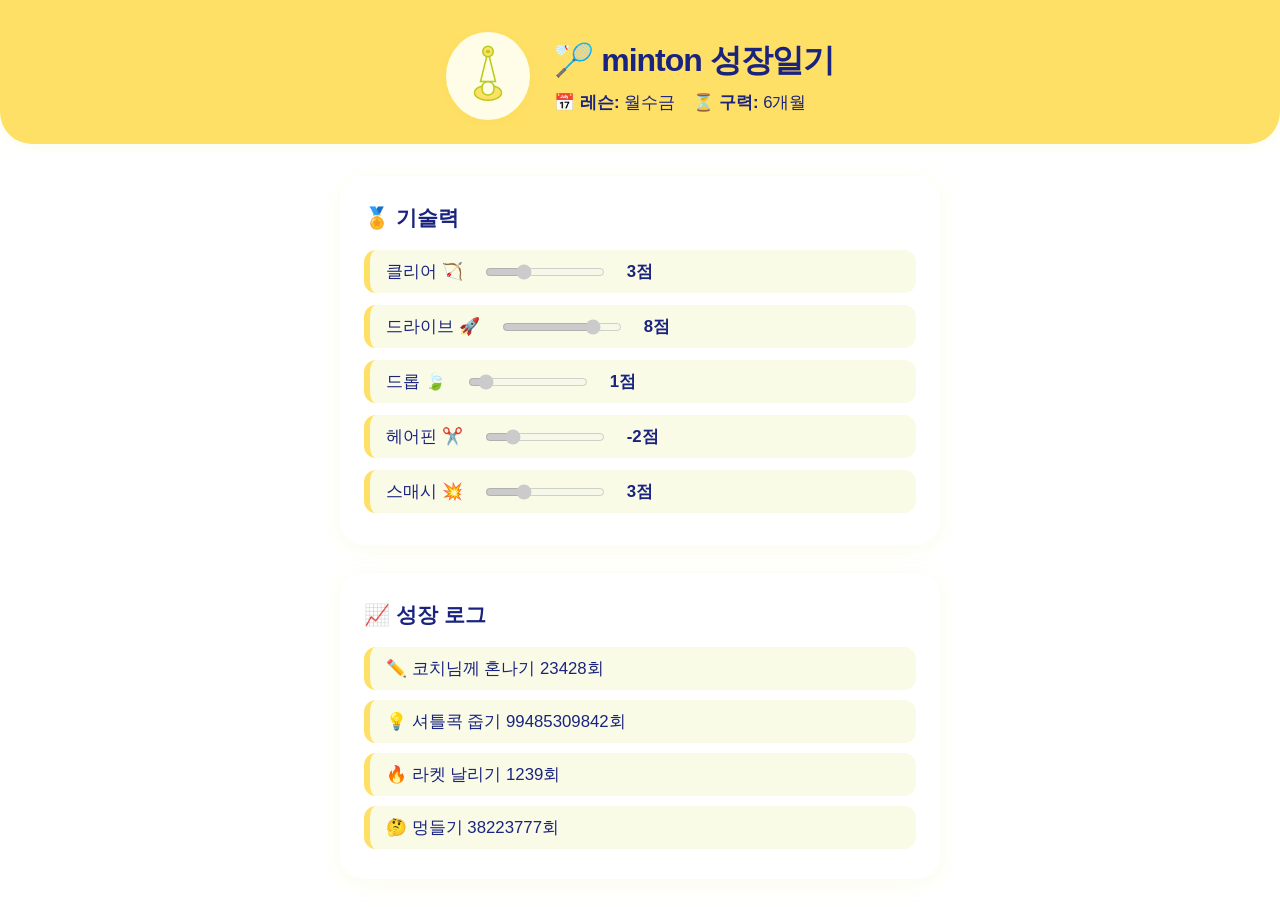
<file: index.html>
<!DOCTYPE html>
<html lang="ko">
<head>
  <meta charset="UTF-8">
  <meta name="viewport" content="width=device-width, initial-scale=1">
  <title>minton 성장일기</title>
  <link rel="stylesheet" href="style.css">
</head>
<body>
  <header class="top-section">
    <div class="header-inner">
      <div class="shuttlecock-illustration">
        <!-- 셔틀콕 SVG -->
        <svg width="60" height="60" viewBox="0 0 80 80" fill="none">
          <ellipse cx="40" cy="65" rx="18" ry="10" fill="#ffe066" stroke="#b5cc18" stroke-width="2"/>
          <rect x="32" y="50" width="16" height="18" rx="8" fill="#fffde7" stroke="#b5cc18" stroke-width="2"/>
          <polygon points="40,10 30,50 50,50" fill="#fffde7" stroke="#b5cc18" stroke-width="2"/>
          <circle cx="40" cy="10" r="7" fill="#ffe066" stroke="#b5cc18" stroke-width="2"/>
          <ellipse cx="40" cy="10" rx="3" ry="2" fill="#b5cc18"/>
        </svg>
      </div>
      <div class="header-text">
        <h1>🏸 minton 성장일기</h1>
        <div class="info">
          <span>📅 <strong>레슨:</strong> 월수금</span>
          <span>⏳ <strong>구력:</strong> 6개월</span>
        </div>
      </div>
    </div>
  </header>
  <main>
    <section class="skills-card">
      <h2>🏅 기술력</h2>
      <ul class="skills-list">
        <li>클리어 🏹
          <input type="range" min="0" max="10" value="3" step="0.1" disabled>
          <span class="range-value">3점</span>
        </li>
        <li>드라이브 🚀
          <input type="range" min="0" max="10" value="8" step="0.1" disabled>
          <span class="range-value">8점</span>
        </li>
        <li>드롭 🍃
          <input type="range" min="0" max="10" value="1" step="0.1" disabled>
          <span class="range-value">1점</span>
        </li>
        <li>헤어핀 ✂️
          <input type="range" min="-5" max="10" value="-2" step="0.1" disabled>
          <span class="range-value">-2점</span>
        </li>
        <li>스매시 💥
          <input type="range" min="0" max="10" value="3" step="0.1" disabled>
          <span class="range-value">3점</span>
        </li>
      </ul>
    </section>
    <section class="log-card">
      <h2>📈 성장 로그</h2>
      <ul class="log-list">
        <li>✏️ 코치님께 혼나기 23428회</li>
        <li>💡 셔틀콕 줍기 99485309842회</li>
        <li>🔥 라켓 날리기 1239회</li>
        <li>🤔 멍들기 38223777회</li>
      </ul>
    </section>
  </main>
</body>
</html>
</file>
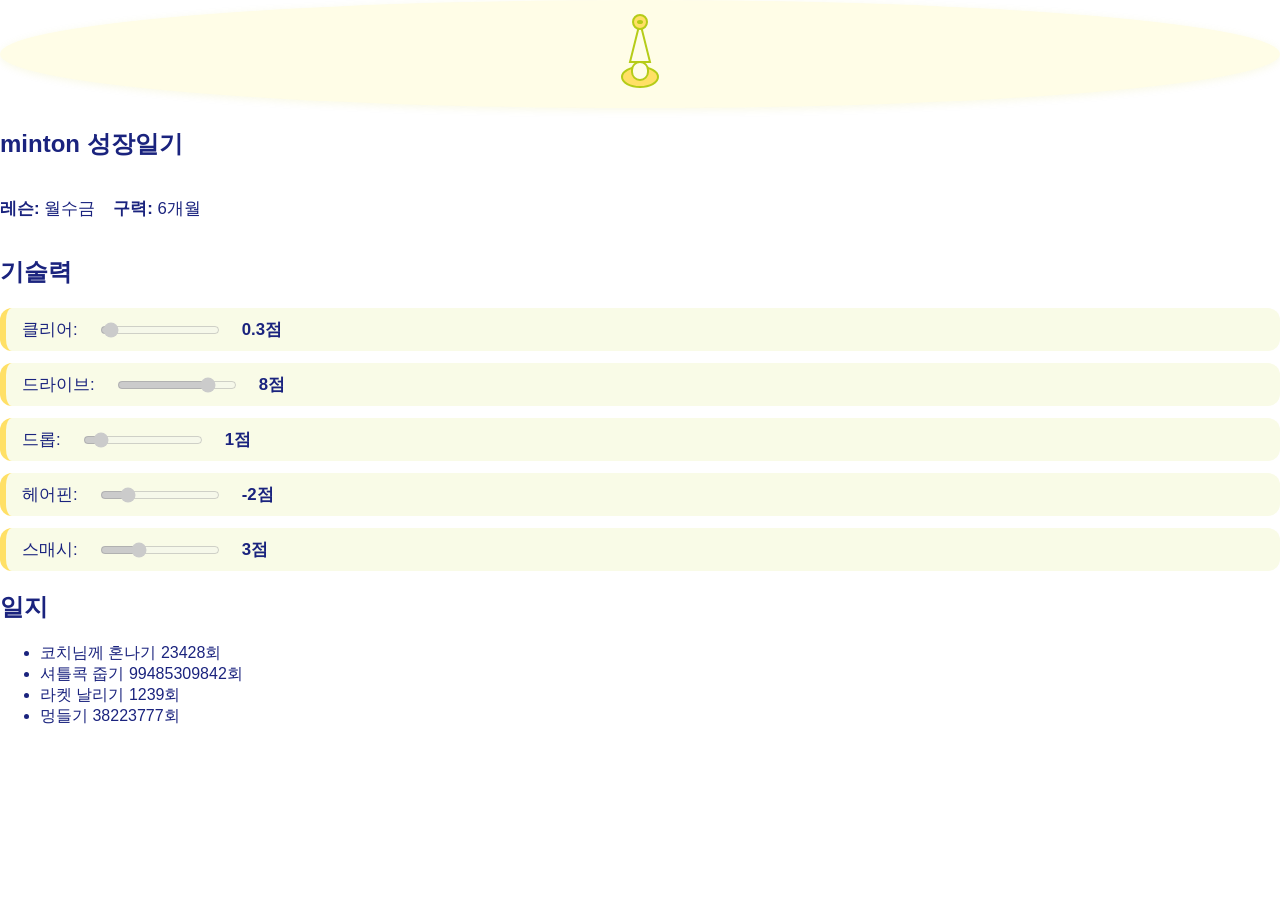
<file: mypage.html>
<!DOCTYPE html>
<html lang="ko">
<head>
  <meta charset="UTF-8">
  <meta name="viewport" content="width=device-width, initial-scale=1">
  <title>minton 성장일기</title>
  <link rel="stylesheet" href="style.css">
</head>
<body>
  <section class="mintondiary">
    <div class="container">
      <!-- 귀여운 셔틀콕 SVG 일러스트 -->
      <div class="shuttlecock-illustration" style="text-align:center; margin-bottom:20px;">
        <svg width="80" height="80" viewBox="0 0 80 80" fill="none">
          <ellipse cx="40" cy="65" rx="18" ry="10" fill="#ffe066" stroke="#b5cc18" stroke-width="2"/>
          <rect x="32" y="50" width="16" height="18" rx="8" fill="#fffde7" stroke="#b5cc18" stroke-width="2"/>
          <polygon points="40,10 30,50 50,50" fill="#fffde7" stroke="#b5cc18" stroke-width="2"/>
          <circle cx="40" cy="10" r="7" fill="#ffe066" stroke="#b5cc18" stroke-width="2"/>
          <ellipse cx="40" cy="10" rx="3" ry="2" fill="#b5cc18"/>
        </svg>
      </div>
      <h1>minton 성장일기</h1>
      <div class="info">
        <p><strong>레슨:</strong> 월수금</p>
        <p><strong>구력:</strong> 6개월</p>
      </div>
      <div class="skills">
        <h2>기술력</h2>
        <ul class="skills-list">
            <li>
              클리어:
              <input type="range" min="0" max="10" value="0.3" step="0.1" disabled>
              <span class="range-value">0.3점</span>
            </li>
            <li>
              드라이브:
              <input type="range" min="0" max="10" value="8" step="0.1" disabled>
              <span class="range-value">8점</span>
            </li>
            <li>
              드롭:
              <input type="range" min="0" max="10" value="1" step="0.1" disabled>
              <span class="range-value">1점</span>
            </li>
            <li>
              헤어핀:
              <input type="range" min="-5" max="10" value="-2" step="0.1" disabled>
              <span class="range-value">-2점</span>
            </li>
            <li>
              스매시:
              <input type="range" min="0" max="10" value="3" step="0.1" disabled>
              <span class="range-value">3점</span>
            </li>
          </ul>
      </div>
      <div class="log">
        <h2>일지</h2>
        <ul>
          <li>코치님께 혼나기 23428회</li>
          <li>셔틀콕 줍기 99485309842회</li>
          <li>라켓 날리기 1239회</li>
          <li>멍들기 38223777회</li>
        </ul>
      </div>
    </div>
  </section>
</body>
</html>
</file>
<file: style.css>
body {
    margin: 0;
    font-family: 'Noto Sans KR', Arial, sans-serif;
    background: #fff;
    color: #1a237e;
  }
  
  .top-section {
    background: #ffe066;
    border-bottom-left-radius: 32px;
    border-bottom-right-radius: 32px;
    box-shadow: 0 2px 16px rgba(200, 200, 0, 0.08);
    padding: 32px 0 24px 0;
  }
  
  .header-inner {
    display: flex;
    align-items: center;
    justify-content: center;
    gap: 24px;
    max-width: 600px;
    margin: 0 auto;
  }
  
  .shuttlecock-illustration {
    flex-shrink: 0;
    background: #fffde7;
    border-radius: 50%;
    padding: 12px;
    box-shadow: 0 2px 8px rgba(200, 200, 0, 0.10);
  }
  
  .header-text h1 {
    margin: 0 0 8px 0;
    font-size: 2rem;
    color: #1a237e;
    font-weight: 800;
    letter-spacing: -1px;
  }
  
  .info {
    display: flex;
    gap: 18px;
    font-size: 1.05rem;
    color: #1a237e;
  }
  
  main {
    max-width: 600px;
    margin: 32px auto 0 auto;
    padding: 0 16px;
  }
  
  .skills-card, .log-card {
    background: #fff;
    border-radius: 24px;
    box-shadow: 0 4px 24px rgba(200, 200, 0, 0.08);
    padding: 28px 24px 20px 24px;
    margin-bottom: 28px;
  }
  
  .skills-card h2, .log-card h2 {
    margin-top: 0;
    margin-bottom: 18px;
    font-size: 1.3rem;
    color: #1a237e;
    font-weight: 700;
  }
  
  .skills-list {
    list-style: none;
    padding: 0;
    margin: 0;
  }
  
  .skills-list li {
    display: flex;
    align-items: center;
    gap: 14px;
    background: #f9fbe7;
    border-left: 6px solid #ffe066;
    margin-bottom: 12px;
    padding: 10px 16px;
    border-radius: 12px;
    font-size: 1.05rem;
    color: #1a237e;
  }
  
  .skills-list input[type="range"] {
    accent-color: #ffe066;
    width: 120px;
    margin: 0 8px;
  }
  
  .range-value {
    min-width: 40px;
    color: #1a237e;
    font-weight: bold;
  }
  
  .log-list {
    list-style: none;
    padding: 0;
    margin: 0;
  }
  
  .log-list li {
    background: #f9fbe7;
    border-left: 6px solid #ffe066;
    margin-bottom: 10px;
    padding: 10px 16px;
    border-radius: 12px;
    font-size: 1.05rem;
    color: #1a237e;
    display: flex;
    align-items: center;
    gap: 8px;
  }
  
  @media (max-width: 600px) {
    .header-inner {
      flex-direction: column;
      gap: 10px;
    }
    .skills-card, .log-card {
      padding: 16px 8px 12px 8px;
    }
    .top-section {
      padding: 20px 0 14px 0;
      border-bottom-left-radius: 18px;
      border-bottom-right-radius: 18px;
    }
    main {
      padding: 0 4px;
    }
  }
</file>
